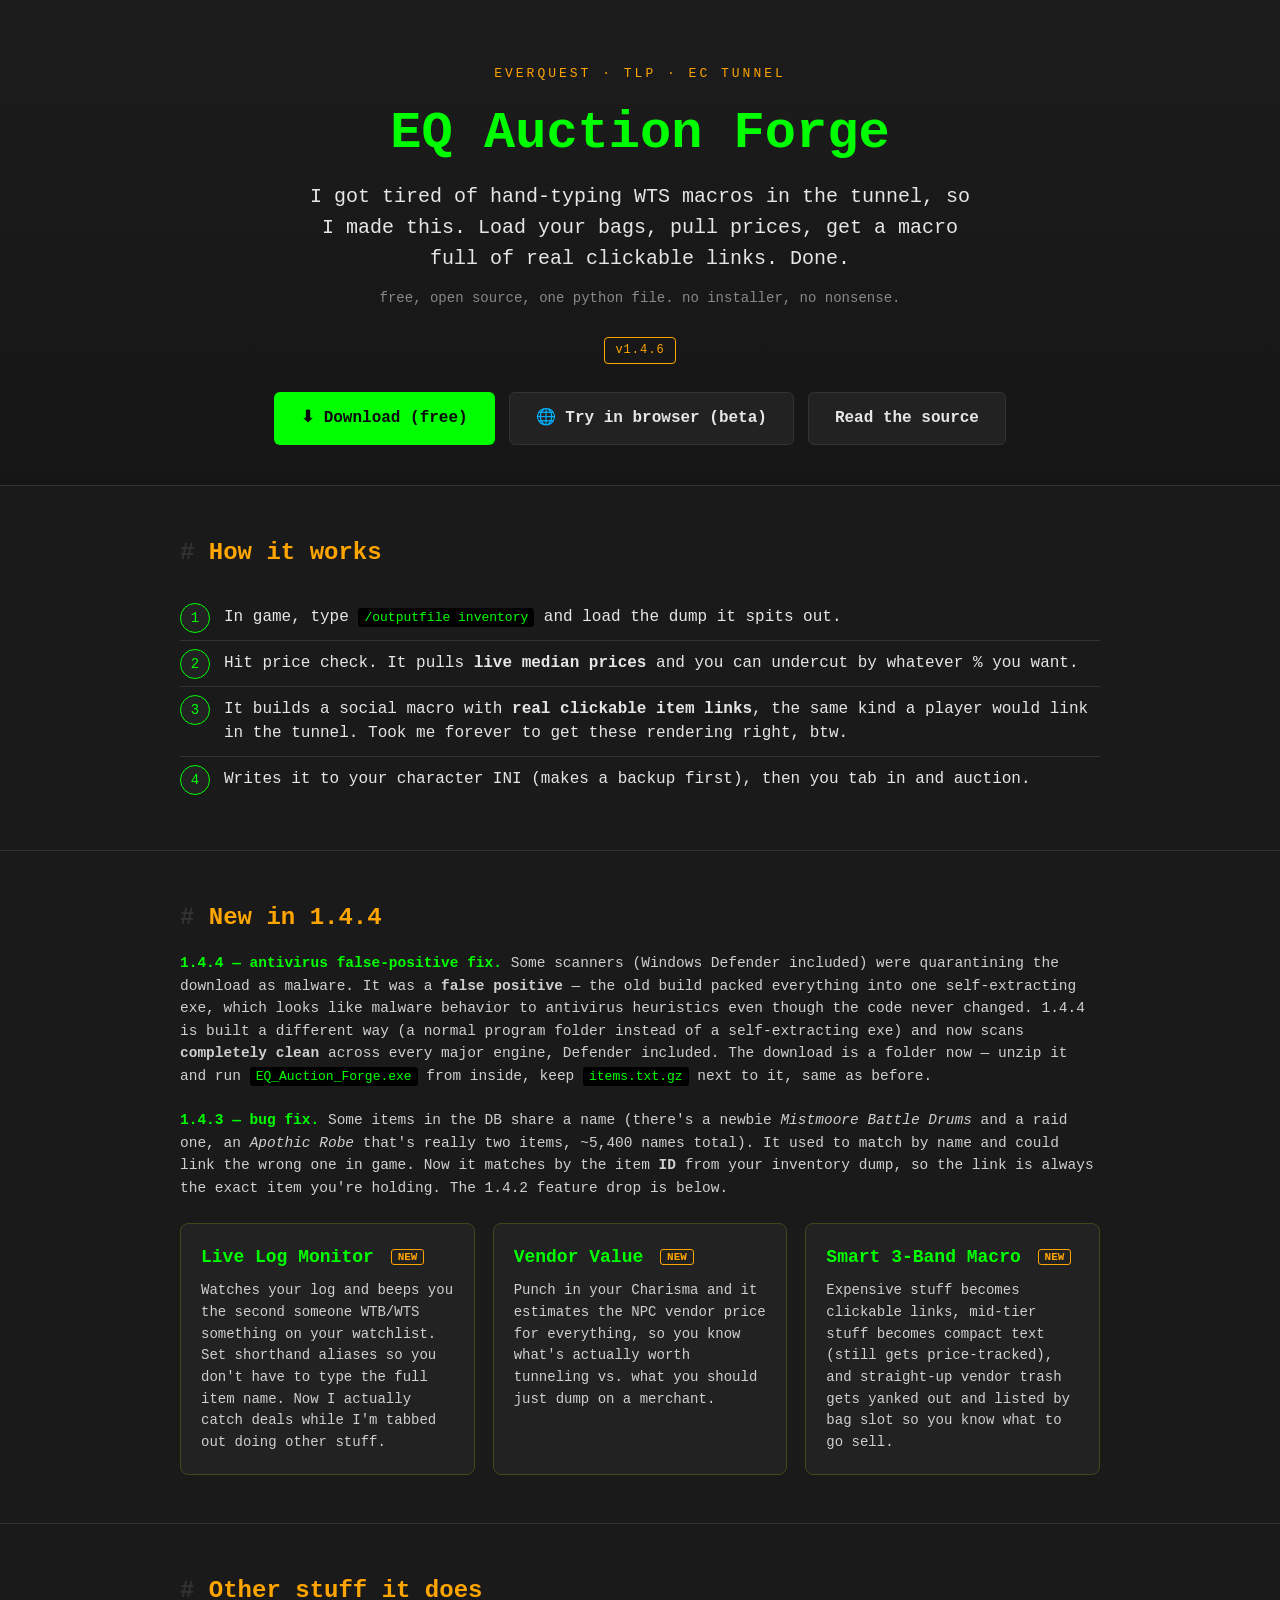
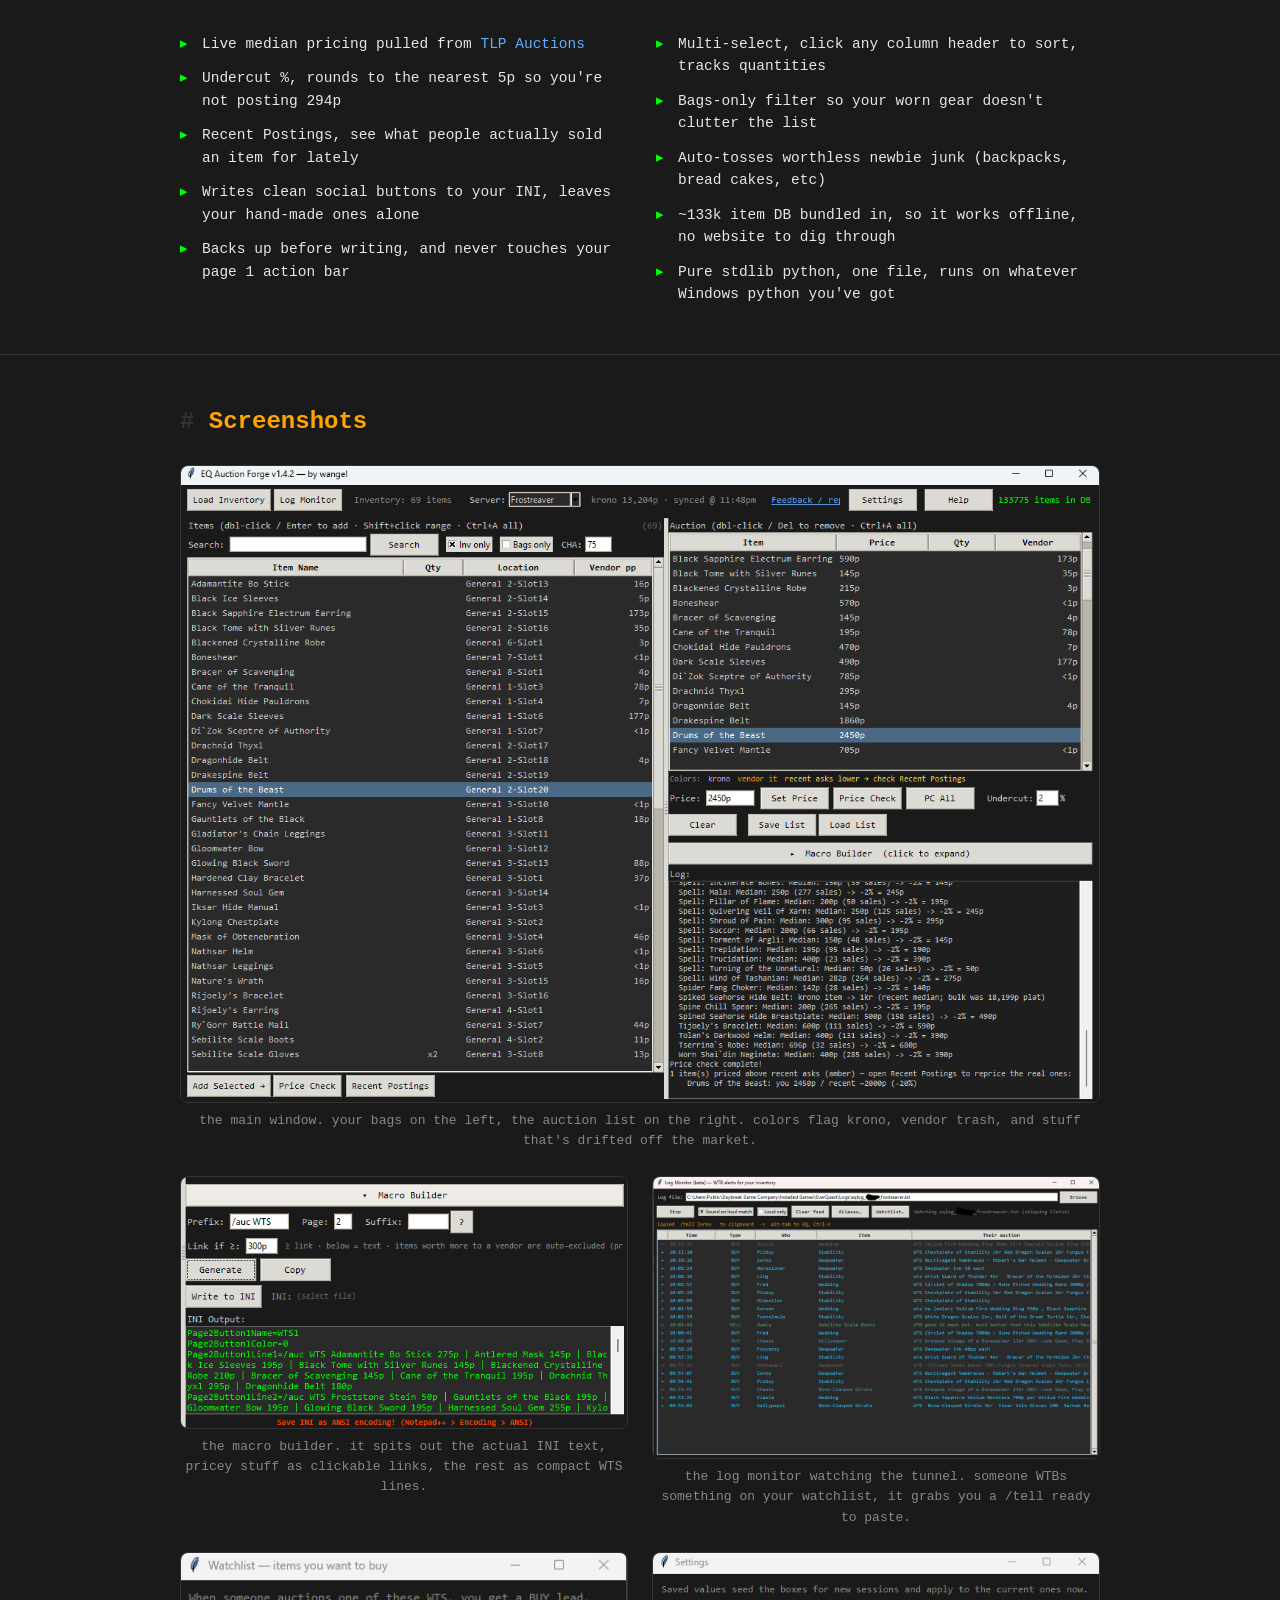
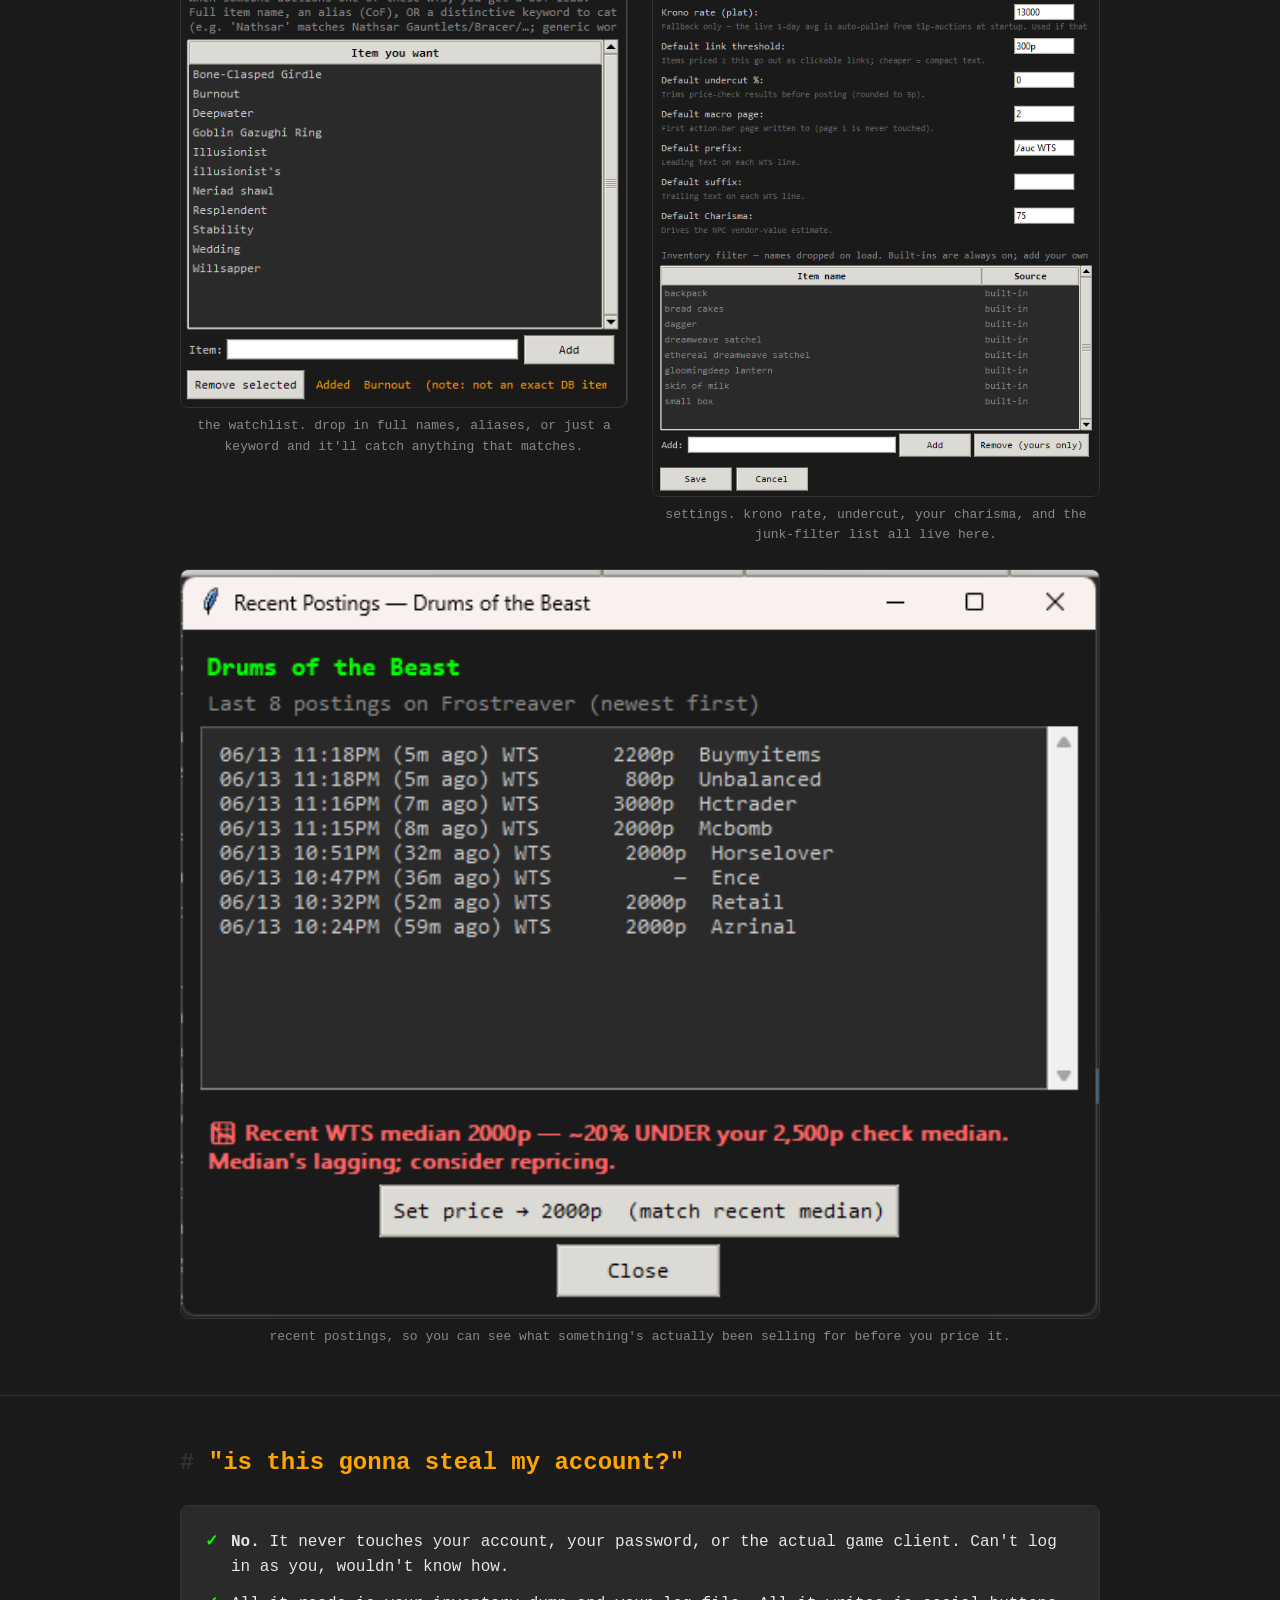
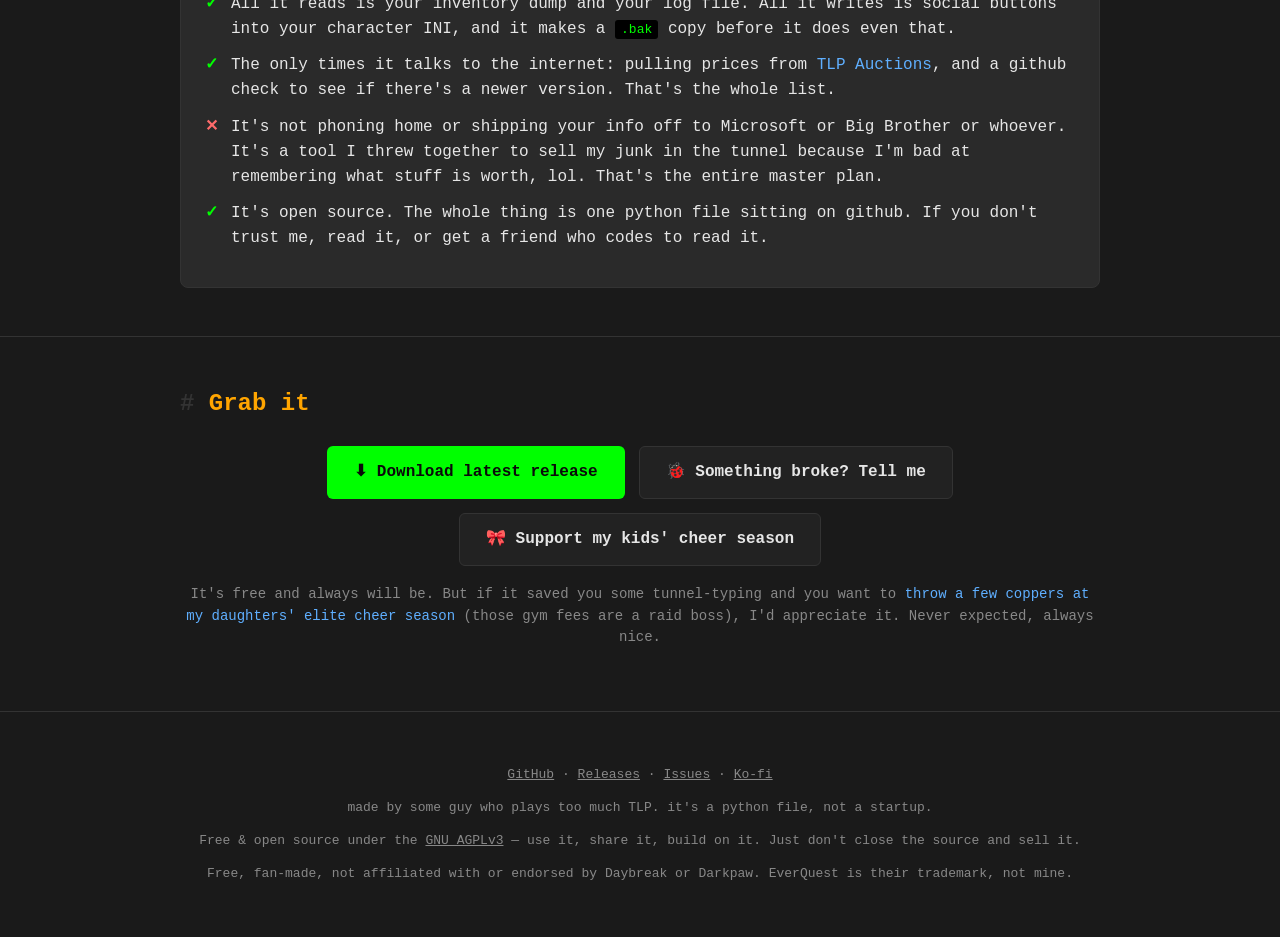
<file: docs/index.html>
<!DOCTYPE html>
<html lang="en">
<head>
<meta charset="utf-8">
<meta name="viewport" content="width=device-width, initial-scale=1">
<title>EQ Auction Forge - stop hand-typing your EC tunnel WTS macros</title>
<meta name="description" content="Free EverQuest TLP tool I made because I was sick of typing auction macros by hand. Load your inventory, pull live prices, get a macro full of real clickable item links for the tunnel.">
<link rel="canonical" href="https://wangel.github.io/EQ_Auction_Forge/">
<meta name="google-site-verification" content="GtkSihhHUpjkdiIucyk47oyFlpo9gehYcGaoZ4QIIKc" />
<!-- Open Graph / link previews -->
<meta property="og:title" content="EQ Auction Forge">
<meta property="og:description" content="Load your bags, pull prices, get a clickable EC tunnel macro. Has a log monitor too.">
<meta property="og:type" content="website">
<meta property="og:image" content="https://wangel.github.io/EQ_Auction_Forge/img/main.png">
<style>
  :root{
    --bg:#1a1a1a; --panel:#222; --panel2:#2a2a2a; --border:#333;
    --text:#e6e6e6; --muted:#888; --green:#00ff00; --orange:#FFA500; --blue:#5fafff;
    --mono:'Consolas','Cascadia Code','SF Mono',Menlo,Monaco,'Courier New',monospace;
  }
  *{box-sizing:border-box}
  html{scroll-behavior:smooth}
  body{
    margin:0; background:var(--bg); color:var(--text);
    font-family:var(--mono); line-height:1.55; font-size:16px;
  }
  a{color:var(--blue); text-decoration:none}
  a:hover{text-decoration:underline}
  .wrap{max-width:960px; margin:0 auto; padding:0 20px}

  /* Hero */
  header{
    text-align:center; padding:64px 20px 40px;
    border-bottom:1px solid var(--border);
    background:linear-gradient(180deg,#1c1c1c,#161616);
  }
  .logo{font-size:13px; letter-spacing:3px; color:var(--orange); text-transform:uppercase}
  h1{font-size:clamp(30px,6vw,52px); margin:10px 0 6px; color:var(--green)}
  .tag{font-size:clamp(15px,2.5vw,20px); color:var(--text); margin:0 auto 8px; max-width:680px}
  .sub{color:var(--muted); font-size:14px}
  .badge{display:inline-block; margin-top:14px; padding:3px 10px; border:1px solid var(--orange);
    color:var(--orange); border-radius:4px; font-size:12px; letter-spacing:1px}

  /* Buttons */
  .cta{margin-top:28px; display:flex; gap:14px; justify-content:center; flex-wrap:wrap}
  .btn{
    display:inline-block; padding:13px 26px; border-radius:6px; font-size:16px;
    font-weight:bold; border:1px solid transparent; cursor:pointer;
  }
  .btn-primary{background:var(--green); color:#0a0a0a}
  .btn-primary:hover{background:#5cff5c; text-decoration:none}
  .btn-ghost{border-color:var(--border); color:var(--text); background:var(--panel)}
  .btn-ghost:hover{border-color:var(--blue); text-decoration:none}

  /* Sections */
  section{padding:48px 0; border-bottom:1px solid var(--border)}
  h2{color:var(--orange); font-size:24px; margin:0 0 24px}
  h2 .hash{color:var(--border)}

  /* What's new cards */
  .grid{display:grid; grid-template-columns:repeat(auto-fit,minmax(250px,1fr)); gap:18px}
  .card{background:var(--panel); border:1px solid var(--border); border-radius:8px; padding:20px}
  .card.new{border-color:#3a4a1a}
  .card h3{margin:0 0 8px; font-size:18px; color:var(--green)}
  .card .new-tag{font-size:11px; color:var(--orange); border:1px solid var(--orange);
    padding:1px 6px; border-radius:3px; margin-left:6px; vertical-align:middle}
  .card p{margin:0; color:#cfcfcf; font-size:14px}

  /* Feature list */
  ul.feat{list-style:none; padding:0; margin:0; columns:2; column-gap:32px}
  ul.feat li{margin:0 0 12px; padding-left:22px; position:relative; font-size:14.5px; break-inside:avoid}
  ul.feat li::before{content:'▸'; color:var(--green); position:absolute; left:0}
  @media(max-width:640px){ul.feat{columns:1}}

  /* Trust block */
  .trust{background:var(--panel2); border:1px solid var(--border); border-radius:8px; padding:24px}
  .trust ul{list-style:none; padding:0; margin:0}
  .trust li{margin:0 0 12px; padding-left:26px; position:relative}
  .trust li::before{content:'✓'; color:var(--green); position:absolute; left:0; font-weight:bold}
  .trust .no::before{content:'✕'; color:#ff6b6b}

  /* Screenshots */
  .shots{display:grid; grid-template-columns:repeat(2,1fr); gap:24px}
  .shots figure{margin:0}
  .shots figure.wide{grid-column:1 / -1}
  .shots img{width:100%; border:1px solid var(--border); border-radius:8px; display:block}
  .shots figcaption{color:var(--muted); font-size:13px; text-align:center; margin-top:8px}
  @media(max-width:640px){.shots{grid-template-columns:1fr} .shots figure.wide{grid-column:auto}}

  /* Steps */
  ol.steps{counter-reset:s; list-style:none; padding:0; margin:0}
  ol.steps li{counter-increment:s; padding:10px 0 10px 44px; position:relative; border-bottom:1px solid var(--border)}
  ol.steps li:last-child{border-bottom:none}
  ol.steps li::before{content:counter(s); position:absolute; left:0; top:8px;
    width:28px; height:28px; line-height:28px; text-align:center; border-radius:50%;
    background:var(--panel); border:1px solid var(--green); color:var(--green); font-size:14px}

  footer{text-align:center; padding:40px 20px; color:var(--muted); font-size:13px}
  footer a{color:var(--muted); text-decoration:underline}
  code{background:#000; padding:2px 6px; border-radius:3px; color:var(--green); font-size:13px}
</style>
</head>
<body>

<header>
  <div class="wrap">
    <div class="logo">EverQuest · TLP · EC Tunnel</div>
    <h1>EQ Auction Forge</h1>
    <p class="tag">I got tired of hand-typing WTS macros in the tunnel, so I made this.
      Load your bags, pull prices, get a macro full of real clickable links. Done.</p>
    <p class="sub">free, open source, one python file. no installer, no nonsense.</p>
    <div class="badge" id="verBadge">v1.4.6</div>
    <div class="cta">
      <a class="btn btn-primary" href="https://github.com/wangel/EQ_Auction_Forge/releases/latest">⬇ Download (free)</a>
      <a class="btn btn-ghost" href="app/">🌐 Try in browser (beta)</a>
      <a class="btn btn-ghost" href="https://github.com/wangel/EQ_Auction_Forge">Read the source</a>
    </div>
  </div>
</header>

<section>
  <div class="wrap">
    <h2><span class="hash">#</span> How it works</h2>
    <ol class="steps">
      <li>In game, type <code>/outputfile inventory</code> and load the dump it spits out.</li>
      <li>Hit price check. It pulls <strong>live median prices</strong> and you can undercut by whatever % you want.</li>
      <li>It builds a social macro with <strong>real clickable item links</strong>, the same kind a player would link in the tunnel. Took me forever to get these rendering right, btw.</li>
      <li>Writes it to your character INI (makes a backup first), then you tab in and auction.</li>
    </ol>
  </div>
</section>

<section>
  <div class="wrap">
    <h2><span class="hash">#</span> New in 1.4.4</h2>
    <p style="margin:-8px 0 24px; color:#cfcfcf; font-size:14.5px">
      <strong style="color:var(--green)">1.4.4 — antivirus false-positive fix.</strong> Some scanners
      (Windows Defender included) were quarantining the download as malware. It was a
      <strong>false positive</strong> — the old build packed everything into one self-extracting exe,
      which looks like malware behavior to antivirus heuristics even though the code never changed.
      1.4.4 is built a different way (a normal program folder instead of a self-extracting exe) and
      now scans <strong>completely clean</strong> across every major engine, Defender included. The
      download is a folder now — unzip it and run <code>EQ_Auction_Forge.exe</code> from inside,
      keep <code>items.txt.gz</code> next to it, same as before.<br><br>
      <strong style="color:var(--green)">1.4.3 — bug fix.</strong> Some items in the DB share a
      name (there's a newbie <em>Mistmoore Battle Drums</em> and a raid one, an <em>Apothic Robe</em>
      that's really two items, ~5,400 names total). It used to match by name and could link the wrong
      one in game. Now it matches by the item <strong>ID</strong> from your inventory dump, so the link
      is always the exact item you're holding. The 1.4.2 feature drop is below.</p>
    <div class="grid">
      <div class="card new">
        <h3>Live Log Monitor <span class="new-tag">NEW</span></h3>
        <p>Watches your log and beeps you the second someone WTB/WTS something on your
        watchlist. Set shorthand aliases so you don't have to type the full item name. Now I
        actually catch deals while I'm tabbed out doing other stuff.</p>
      </div>
      <div class="card new">
        <h3>Vendor Value <span class="new-tag">NEW</span></h3>
        <p>Punch in your Charisma and it estimates the NPC vendor price for everything, so you
        know what's actually worth tunneling vs. what you should just dump on a merchant.</p>
      </div>
      <div class="card new">
        <h3>Smart 3-Band Macro <span class="new-tag">NEW</span></h3>
        <p>Expensive stuff becomes clickable links, mid-tier stuff becomes compact text (still
        gets price-tracked), and straight-up vendor trash gets yanked out and listed by bag
        slot so you know what to go sell.</p>
      </div>
    </div>
  </div>
</section>

<section>
  <div class="wrap">
    <h2><span class="hash">#</span> Other stuff it does</h2>
    <ul class="feat">
      <li>Live median pricing pulled from <a href="https://www.tlp-auctions.com" target="_blank" rel="noopener">TLP Auctions</a></li>
      <li>Undercut %, rounds to the nearest 5p so you're not posting 294p</li>
      <li>Recent Postings, see what people actually sold an item for lately</li>
      <li>Writes clean social buttons to your INI, leaves your hand-made ones alone</li>
      <li>Backs up before writing, and never touches your page 1 action bar</li>
      <li>Multi-select, click any column header to sort, tracks quantities</li>
      <li>Bags-only filter so your worn gear doesn't clutter the list</li>
      <li>Auto-tosses worthless newbie junk (backpacks, bread cakes, etc)</li>
      <li>~133k item DB bundled in, so it works offline, no website to dig through</li>
      <li>Pure stdlib python, one file, runs on whatever Windows python you've got</li>
    </ul>
  </div>
</section>

<section>
  <div class="wrap">
    <h2><span class="hash">#</span> Screenshots</h2>
    <div class="shots">
      <figure class="wide">
        <img src="img/main.png" alt="EQ Auction Forge main window">
        <figcaption>the main window. your bags on the left, the auction list on the right. colors flag krono, vendor trash, and stuff that's drifted off the market.</figcaption>
      </figure>
      <figure>
        <img src="img/macro_builder.png" alt="Macro builder showing generated INI output">
        <figcaption>the macro builder. it spits out the actual INI text, pricey stuff as clickable links, the rest as compact WTS lines.</figcaption>
      </figure>
      <figure>
        <img src="img/log_monitor.png" alt="Log monitor watching the tunnel for WTB/WTS">
        <figcaption>the log monitor watching the tunnel. someone WTBs something on your watchlist, it grabs you a /tell ready to paste.</figcaption>
      </figure>
      <figure>
        <img src="img/watchlist.png" alt="Watchlist editor">
        <figcaption>the watchlist. drop in full names, aliases, or just a keyword and it'll catch anything that matches.</figcaption>
      </figure>
      <figure>
        <img src="img/settings.png" alt="Settings window">
        <figcaption>settings. krono rate, undercut, your charisma, and the junk-filter list all live here.</figcaption>
      </figure>
      <figure class="wide">
        <img src="img/recent_postings.png" alt="Recent Postings popup showing real sales">
        <figcaption>recent postings, so you can see what something's actually been selling for before you price it.</figcaption>
      </figure>
    </div>
  </div>
</section>

<section>
  <div class="wrap">
    <h2><span class="hash">#</span> "is this gonna steal my account?"</h2>
    <div class="trust">
      <ul>
        <li><strong>No.</strong> It never touches your account, your password, or the actual game client. Can't log in as you, wouldn't know how.</li>
        <li>All it reads is your inventory dump and your log file. All it writes is social buttons into your character INI, and it makes a <code>.bak</code> copy before it does even that.</li>
        <li>The only times it talks to the internet: pulling prices from <a href="https://www.tlp-auctions.com" target="_blank" rel="noopener">TLP Auctions</a>, and a github check to see if there's a newer version. That's the whole list.</li>
        <li class="no">It's not phoning home or shipping your info off to Microsoft or Big Brother or whoever. It's a tool I threw together to sell my junk in the tunnel because I'm bad at remembering what stuff is worth, lol. That's the entire master plan.</li>
        <li>It's open source. The whole thing is one python file sitting on github. If you don't trust me, read it, or get a friend who codes to read it.</li>
      </ul>
    </div>
  </div>
</section>

<section>
  <div class="wrap" style="text-align:center">
    <h2 style="text-align:left"><span class="hash">#</span> Grab it</h2>
    <div class="cta" style="margin-top:8px">
      <a class="btn btn-primary" href="https://github.com/wangel/EQ_Auction_Forge/releases/latest">⬇ Download latest release</a>
      <a class="btn btn-ghost" href="https://github.com/wangel/EQ_Auction_Forge/issues/new?labels=feedback">🐞 Something broke? Tell me</a>
      <a class="btn btn-ghost" href="https://ko-fi.com/wangel" target="_blank" rel="noopener">🎀 Support my kids' cheer season</a>
    </div>
    <p class="sub" style="margin-top:18px">It's free and always will be. But if it saved you some tunnel-typing and you want to
      <a href="https://ko-fi.com/wangel" target="_blank" rel="noopener">throw a few coppers at my daughters' elite cheer season</a>
      (those gym fees are a raid boss), I'd appreciate it. Never expected, always nice.</p>
  </div>
</section>

<footer>
  <div class="wrap">
    <p><a href="https://github.com/wangel/EQ_Auction_Forge">GitHub</a> ·
       <a href="https://github.com/wangel/EQ_Auction_Forge/releases">Releases</a> ·
       <a href="https://github.com/wangel/EQ_Auction_Forge/issues">Issues</a> ·
       <a href="https://ko-fi.com/wangel" target="_blank" rel="noopener">Ko-fi</a></p>
    <p>made by some guy who plays too much TLP. it's a python file, not a startup.</p>
    <p>Free &amp; open source under the <a href="https://github.com/wangel/EQ_Auction_Forge/blob/main/LICENSE">GNU AGPLv3</a> — use it, share it, build on it. Just don't close the source and sell it.</p>
    <p>Free, fan-made, not affiliated with or endorsed by Daybreak or Darkpaw. EverQuest is
       their trademark, not mine.</p>
  </div>
</footer>

<script>
  // Keep the version badge in sync with the latest published release, so it never
  // goes stale on its own. Falls back to the hardcoded badge text on any error
  // (offline, GitHub API rate limit, etc.). Same "is there a newer version?"
  // GitHub check the tool itself does.
  fetch('https://api.github.com/repos/wangel/EQ_Auction_Forge/releases/latest')
    .then(function (r) { return r.ok ? r.json() : Promise.reject(); })
    .then(function (d) {
      var b = document.getElementById('verBadge');
      if (b && d && d.tag_name) { b.textContent = d.tag_name; }
    })
    .catch(function () { /* keep the hardcoded fallback */ });
</script>

</body>
</html>
</file>
